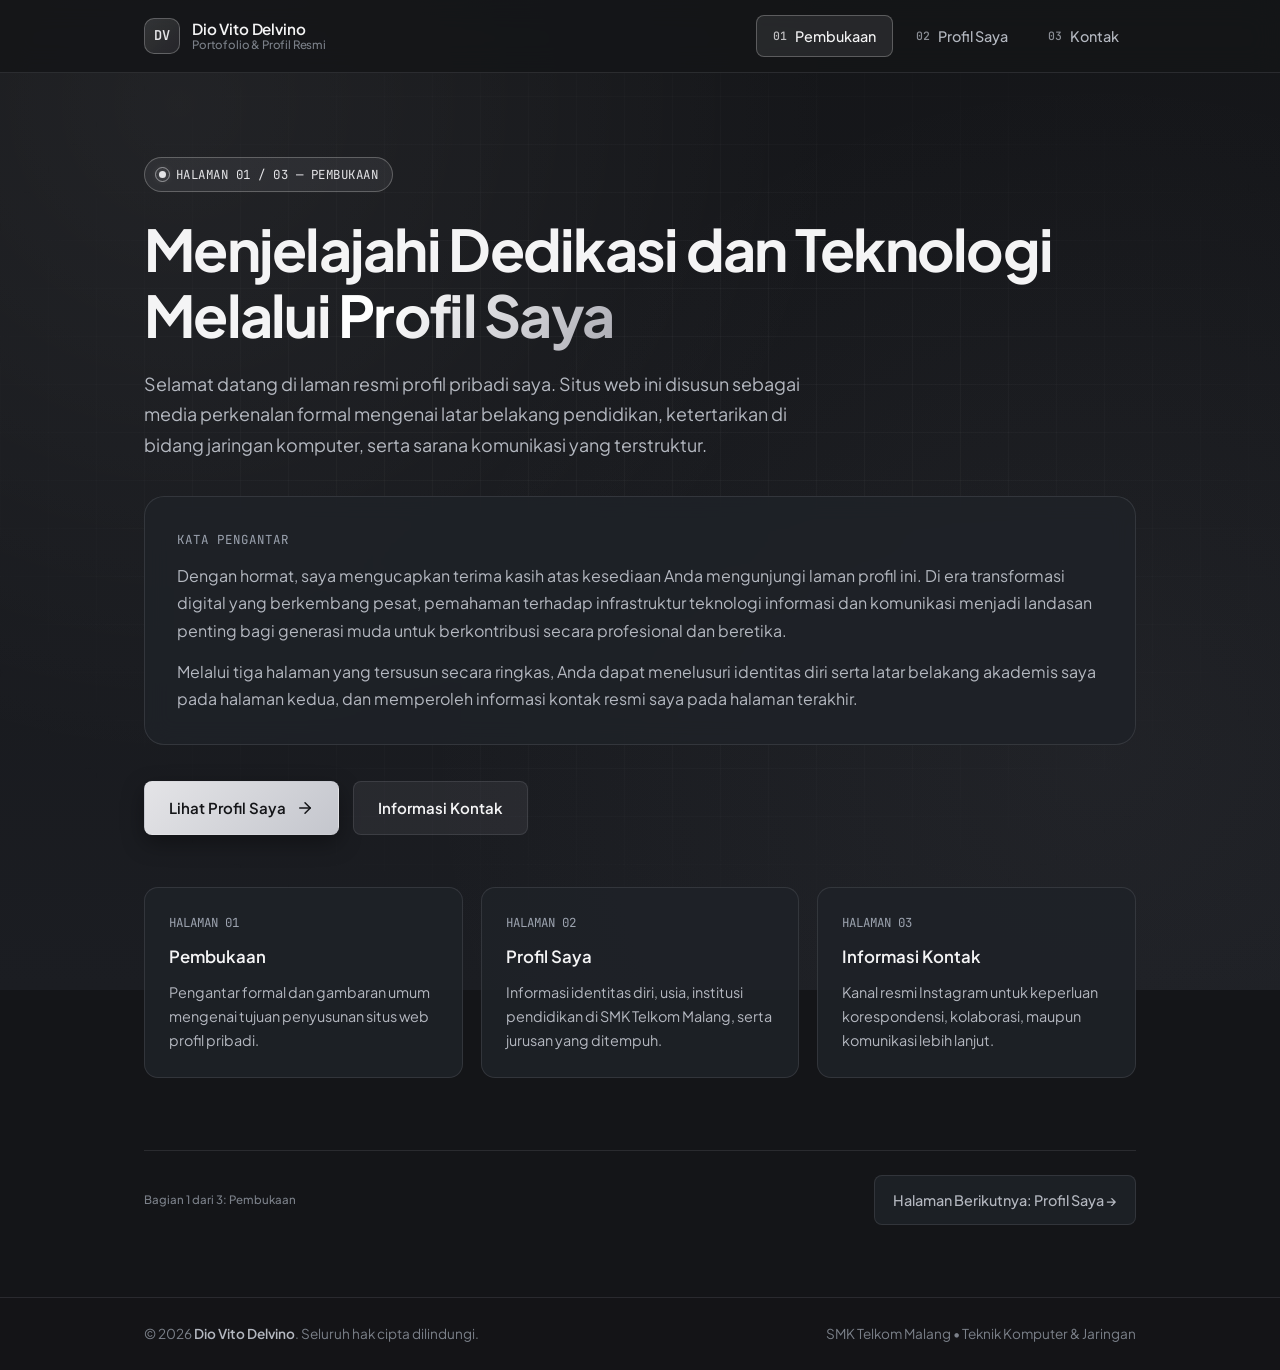
<file: index.html>
<!DOCTYPE html>
<html lang="id">
<head>
  <meta charset="UTF-8" />
  <meta name="viewport" content="width=device-width, initial-scale=1.0" />
  <meta name="description" content="Halaman Pembukaan — Profil Saya, Dio Vito Delvino, Siswa Teknik Komputer & Jaringan di SMK Telkom Malang." />
  <title>Profil Saya — Pembukaan | Dio Vito Delvino</title>
  <link rel="preconnect" href="https://fonts.googleapis.com" />
  <link rel="preconnect" href="https://fonts.gstatic.com" crossorigin />
  <link href="https://fonts.googleapis.com/css2?family=JetBrains+Mono:wght@400;500;600&family=Plus+Jakarta+Sans:wght@400;500;600;700&display=swap" rel="stylesheet" />
  <link rel="stylesheet" href="assets/css/style.css" />
</head>
<body>
  <div class="bg-backdrop" aria-hidden="true"></div>
  <div class="bg-grid" aria-hidden="true"></div>

  <header class="site-header">
    <div class="container nav-wrapper">
      <a href="index.html" class="brand" aria-label="Beranda Profil Saya">
        <span class="brand-mark">DV</span>
        <span class="brand-text">
          <span class="brand-name">Dio Vito Delvino</span>
          <span class="brand-sub">Portofolio &amp; Profil Resmi</span>
        </span>
      </a>

      <button
        type="button"
        class="nav-toggle"
        data-nav-toggle
        aria-expanded="false"
        aria-controls="nav-menu"
        aria-label="Buka menu navigasi"
      >
        <svg width="20" height="20" viewBox="0 0 24 24" fill="none" stroke="currentColor" stroke-width="2" stroke-linecap="round">
          <line x1="3" y1="6" x2="21" y2="6" />
          <line x1="3" y1="12" x2="21" y2="12" />
          <line x1="3" y1="18" x2="21" y2="18" />
        </svg>
      </button>

      <nav aria-label="Navigasi Utama">
        <ul id="nav-menu" class="nav-links" data-nav-menu>
          <li>
            <a href="index.html" class="nav-link active" aria-current="page">
              <span class="nav-num">01</span> Pembukaan
            </a>
          </li>
          <li>
            <a href="profil.html" class="nav-link">
              <span class="nav-num">02</span> Profil Saya
            </a>
          </li>
          <li>
            <a href="kontak.html" class="nav-link">
              <span class="nav-num">03</span> Kontak
            </a>
          </li>
        </ul>
      </nav>
    </div>
  </header>

  <main>
    <div class="container fade-in">
      <section class="hero-section" aria-labelledby="hero-heading">
        <div class="page-indicator">
          <span class="status-dot" aria-hidden="true"></span>
          Halaman 01 / 03 &mdash; Pembukaan
        </div>

        <h1 id="hero-heading" class="hero-title">
          Menjelajahi Dedikasi dan Teknologi Melalui <span class="gradient-text">Profil Saya</span>
        </h1>

        <p class="hero-subtitle">
          Selamat datang di laman resmi profil pribadi saya. Situs web ini disusun sebagai media
          perkenalan formal mengenai latar belakang pendidikan, ketertarikan di bidang jaringan komputer,
          serta sarana komunikasi yang terstruktur.
        </p>

        <div class="opening-card">
          <div class="opening-card-label">Kata Pengantar</div>
          <p>
            Dengan hormat, saya mengucapkan terima kasih atas kesediaan Anda mengunjungi laman profil ini.
            Di era transformasi digital yang berkembang pesat, pemahaman terhadap infrastruktur teknologi
            informasi dan komunikasi menjadi landasan penting bagi generasi muda untuk berkontribusi secara
            profesional dan beretika.
          </p>
          <p>
            Melalui tiga halaman yang tersusun secara ringkas, Anda dapat menelusuri identitas diri serta
            latar belakang akademis saya pada halaman kedua, dan memperoleh informasi kontak resmi saya
            pada halaman terakhir.
          </p>
        </div>

        <div class="hero-actions">
          <a href="profil.html" class="btn btn-primary">
            Lihat Profil Saya
            <svg width="18" height="18" viewBox="0 0 24 24" fill="none" stroke="currentColor" stroke-width="2" stroke-linecap="round" stroke-linejoin="round" aria-hidden="true">
              <path d="M5 12h14" />
              <path d="m12 5 7 7-7 7" />
            </svg>
          </a>
          <a href="kontak.html" class="btn btn-secondary">
            Informasi Kontak
          </a>
        </div>

        <div class="overview-grid" aria-label="Struktur Halaman Website">
          <a href="index.html" class="overview-card">
            <div class="overview-step">HALAMAN 01</div>
            <h3>Pembukaan</h3>
            <p>Pengantar formal dan gambaran umum mengenai tujuan penyusunan situs web profil pribadi.</p>
          </a>
          <a href="profil.html" class="overview-card">
            <div class="overview-step">HALAMAN 02</div>
            <h3>Profil Saya</h3>
            <p>Informasi identitas diri, usia, institusi pendidikan di SMK Telkom Malang, serta jurusan yang ditempuh.</p>
          </a>
          <a href="kontak.html" class="overview-card">
            <div class="overview-step">HALAMAN 03</div>
            <h3>Informasi Kontak</h3>
            <p>Kanal resmi Instagram untuk keperluan korespondensi, kolaborasi, maupun komunikasi lebih lanjut.</p>
          </a>
        </div>
      </section>

      <nav class="page-pager" aria-label="Navigasi antarhalaman">
        <span class="brand-sub">Bagian 1 dari 3: Pembukaan</span>
        <a href="profil.html" class="pager-link">
          Halaman Berikutnya: Profil Saya &rarr;
        </a>
      </nav>
    </div>
  </main>

  <footer class="site-footer">
    <div class="container footer-inner">
      <span>&copy; 2026 <strong>Dio Vito Delvino</strong>. Seluruh hak cipta dilindungi.</span>
      <span>SMK Telkom Malang &bull; Teknik Komputer &amp; Jaringan</span>
    </div>
  </footer>

  <script src="assets/js/main.js"></script>
</body>
</html>
</file>
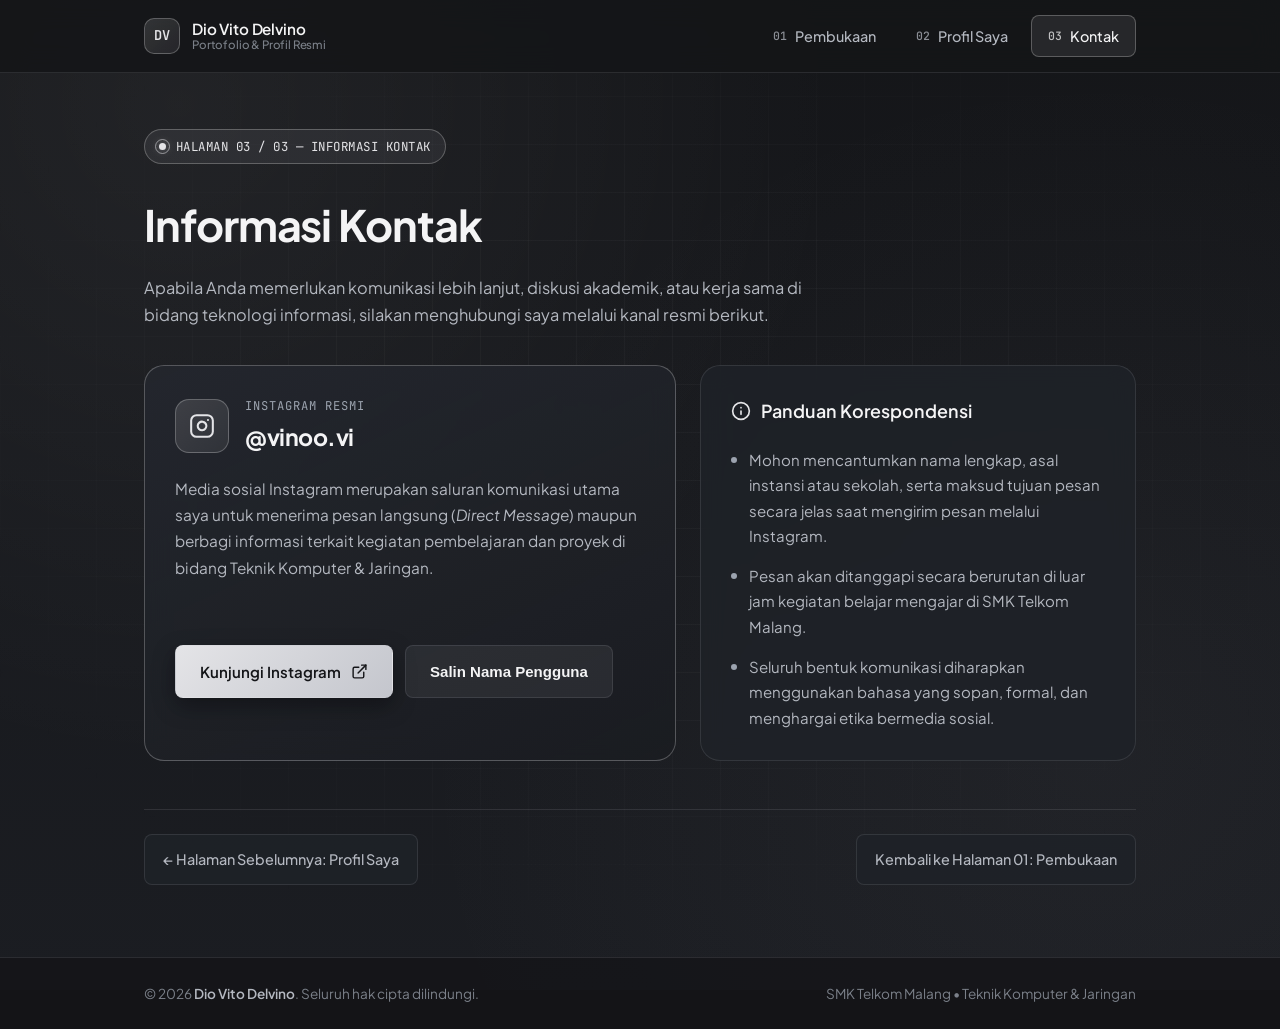
<file: kontak.html>
<!DOCTYPE html>
<html lang="id">
<head>
  <meta charset="UTF-8" />
  <meta name="viewport" content="width=device-width, initial-scale=1.0" />
  <meta name="description" content="Informasi Kontak resmi Dio Vito Delvino melalui akun Instagram." />
  <title>Informasi Kontak — Instagram | Dio Vito Delvino</title>
  <link rel="preconnect" href="https://fonts.googleapis.com" />
  <link rel="preconnect" href="https://fonts.gstatic.com" crossorigin />
  <link href="https://fonts.googleapis.com/css2?family=JetBrains+Mono:wght@400;500;600&family=Plus+Jakarta+Sans:wght@400;500;600;700&display=swap" rel="stylesheet" />
  <link rel="stylesheet" href="assets/css/style.css" />
</head>
<body>
  <div class="bg-backdrop" aria-hidden="true"></div>
  <div class="bg-grid" aria-hidden="true"></div>

  <header class="site-header">
    <div class="container nav-wrapper">
      <a href="index.html" class="brand" aria-label="Beranda Profil Saya">
        <span class="brand-mark">DV</span>
        <span class="brand-text">
          <span class="brand-name">Dio Vito Delvino</span>
          <span class="brand-sub">Portofolio &amp; Profil Resmi</span>
        </span>
      </a>

      <button
        type="button"
        class="nav-toggle"
        data-nav-toggle
        aria-expanded="false"
        aria-controls="nav-menu"
        aria-label="Buka menu navigasi"
      >
        <svg width="20" height="20" viewBox="0 0 24 24" fill="none" stroke="currentColor" stroke-width="2" stroke-linecap="round">
          <line x1="3" y1="6" x2="21" y2="6" />
          <line x1="3" y1="12" x2="21" y2="12" />
          <line x1="3" y1="18" x2="21" y2="18" />
        </svg>
      </button>

      <nav aria-label="Navigasi Utama">
        <ul id="nav-menu" class="nav-links" data-nav-menu>
          <li>
            <a href="index.html" class="nav-link">
              <span class="nav-num">01</span> Pembukaan
            </a>
          </li>
          <li>
            <a href="profil.html" class="nav-link">
              <span class="nav-num">02</span> Profil Saya
            </a>
          </li>
          <li>
            <a href="kontak.html" class="nav-link active" aria-current="page">
              <span class="nav-num">03</span> Kontak
            </a>
          </li>
        </ul>
      </nav>
    </div>
  </header>

  <main>
    <div class="container fade-in">
      <div class="section-header">
        <div class="page-indicator">
          <span class="status-dot" aria-hidden="true"></span>
          Halaman 03 / 03 &mdash; Informasi Kontak
        </div>
        <h1 class="section-title">Informasi Kontak</h1>
        <p class="section-desc">
          Apabila Anda memerlukan komunikasi lebih lanjut, diskusi akademik, atau kerja sama di bidang
          teknologi informasi, silakan menghubungi saya melalui kanal resmi berikut.
        </p>
      </div>

      <div class="contact-grid">
        <section class="card ig-card" aria-labelledby="ig-heading">
          <div>
            <div class="ig-header">
              <div class="ig-icon-box" aria-hidden="true">
                <svg width="26" height="26" viewBox="0 0 24 24" fill="none" stroke="currentColor" stroke-width="1.9" stroke-linecap="round" stroke-linejoin="round">
                  <rect x="2" y="2" width="20" height="20" rx="5" ry="5" />
                  <path d="M16 11.37A4 4 0 1 1 12.63 8 4 4 0 0 1 16 11.37z" />
                  <line x1="17.5" y1="6.5" x2="17.51" y2="6.5" />
                </svg>
              </div>
              <div>
                <div class="ig-platform">Instagram Resmi</div>
                <h2 id="ig-heading" class="ig-handle">@vinoo.vi</h2>
              </div>
            </div>

            <p class="ig-desc" style="margin-top: 20px;">
              Media sosial Instagram merupakan saluran komunikasi utama saya untuk menerima pesan langsung
              (<em>Direct Message</em>) maupun berbagi informasi terkait kegiatan pembelajaran dan proyek
              di bidang Teknik Komputer &amp; Jaringan.
            </p>
          </div>

          <div>
            <div class="ig-actions">
              <a
                href="https://www.instagram.com/vinoo.vi/"
                target="_blank"
                rel="noopener noreferrer"
                class="btn btn-primary"
              >
                Kunjungi Instagram
                <svg width="17" height="17" viewBox="0 0 24 24" fill="none" stroke="currentColor" stroke-width="2" stroke-linecap="round" stroke-linejoin="round" aria-hidden="true">
                  <path d="M18 13v6a2 2 0 0 1-2 2H5a2 2 0 0 1-2-2V8a2 2 0 0 1 2-2h6" />
                  <polyline points="15 3 21 3 21 9" />
                  <line x1="10" y1="14" x2="21" y2="3" />
                </svg>
              </a>

              <button
                type="button"
                class="btn btn-secondary"
                data-copy-ig="@vinoo.vi"
              >
                Salin Nama Pengguna
              </button>
            </div>
            <p class="copy-feedback" data-copy-feedback aria-live="polite" style="margin-top: 10px;"></p>
          </div>
        </section>

        <aside class="card" aria-labelledby="etika-heading">
          <h2 id="etika-heading" class="card-title">
            <span class="card-title-icon" aria-hidden="true">
              <svg width="20" height="20" viewBox="0 0 24 24" fill="none" stroke="currentColor" stroke-width="2" stroke-linecap="round" stroke-linejoin="round">
                <circle cx="12" cy="12" r="10" />
                <line x1="12" y1="16" x2="12" y2="12" />
                <line x1="12" y1="8" x2="12.01" y2="8" />
              </svg>
            </span>
            Panduan Korespondensi
          </h2>

          <ul class="etiquette-list">
            <li>
              Mohon mencantumkan nama lengkap, asal instansi atau sekolah, serta maksud tujuan pesan
              secara jelas saat mengirim pesan melalui Instagram.
            </li>
            <li>
              Pesan akan ditanggapi secara berurutan di luar jam kegiatan belajar mengajar di
              SMK Telkom Malang.
            </li>
            <li>
              Seluruh bentuk komunikasi diharapkan menggunakan bahasa yang sopan, formal, dan menghargai
              etika bermedia sosial.
            </li>
          </ul>
        </aside>
      </div>

      <nav class="page-pager" aria-label="Navigasi antarhalaman">
        <a href="profil.html" class="pager-link">
          &larr; Halaman Sebelumnya: Profil Saya
        </a>
        <a href="index.html" class="pager-link">
          Kembali ke Halaman 01: Pembukaan
        </a>
      </nav>
    </div>
  </main>

  <footer class="site-footer">
    <div class="container footer-inner">
      <span>&copy; 2026 <strong>Dio Vito Delvino</strong>. Seluruh hak cipta dilindungi.</span>
      <span>SMK Telkom Malang &bull; Teknik Komputer &amp; Jaringan</span>
    </div>
  </footer>

  <script src="assets/js/main.js"></script>
</body>
</html>
</file>
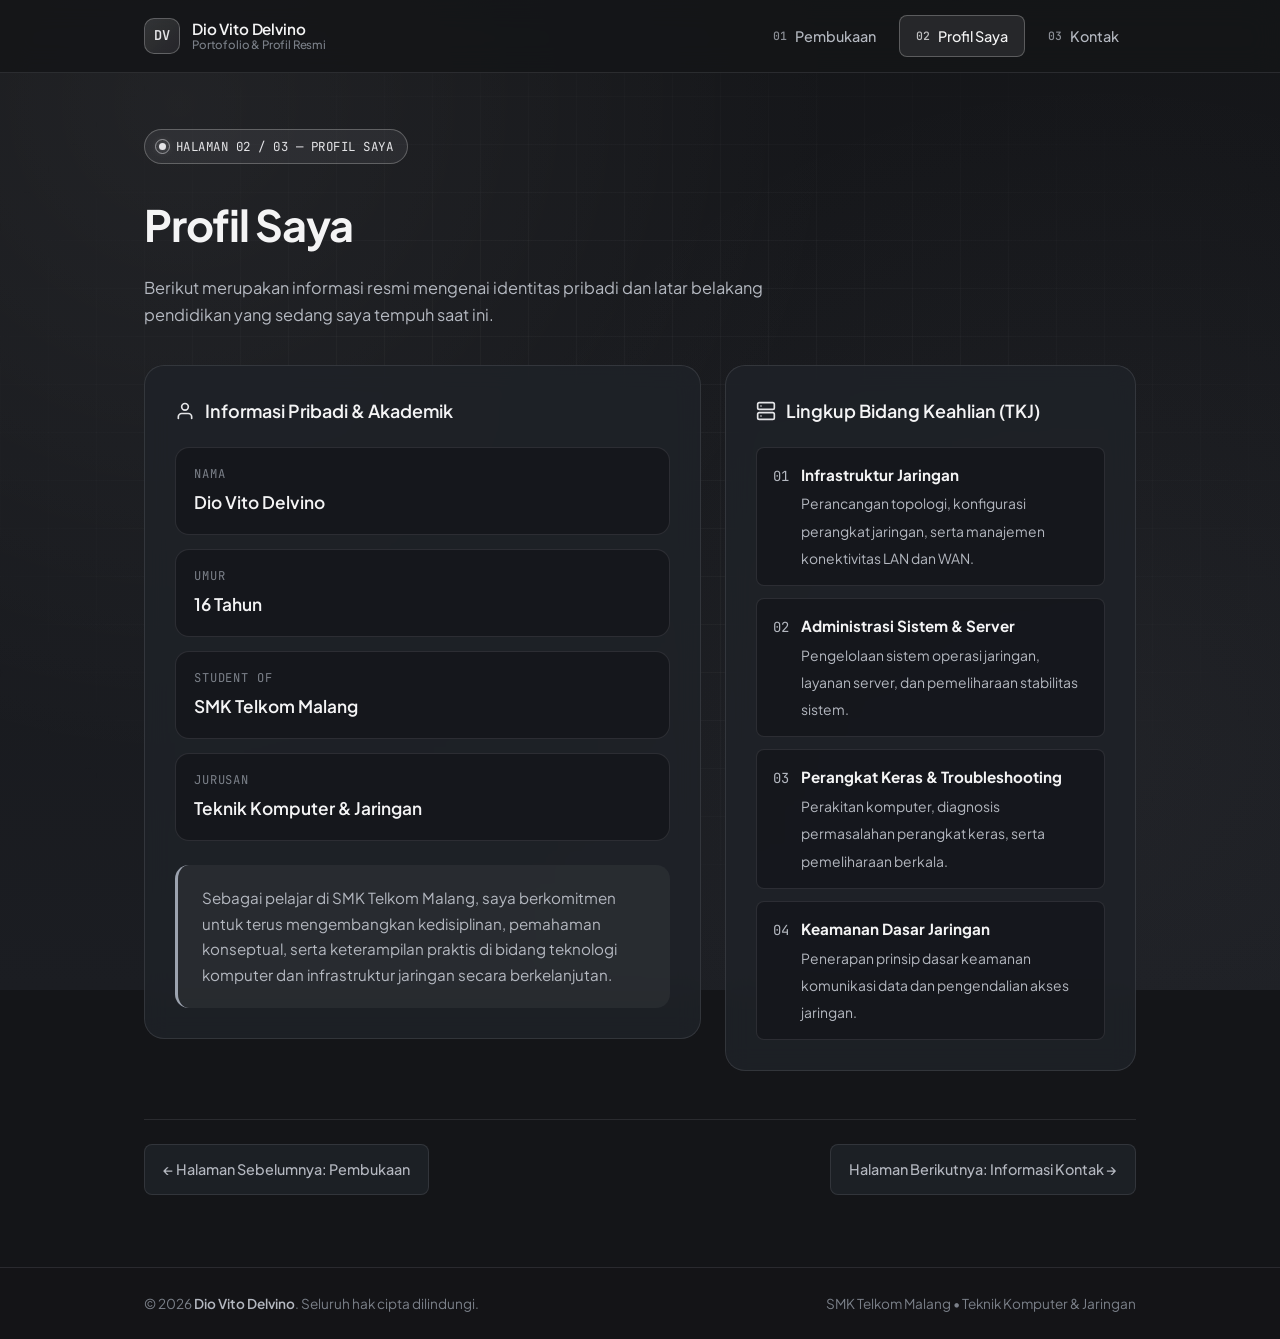
<file: profil.html>
<!DOCTYPE html>
<html lang="id">
<head>
  <meta charset="UTF-8" />
  <meta name="viewport" content="width=device-width, initial-scale=1.0" />
  <meta name="description" content="Profil Saya — Dio Vito Delvino, 16 tahun, siswa SMK Telkom Malang jurusan Teknik Komputer & Jaringan." />
  <title>Profil Saya — Identitas &amp; Pendidikan | Dio Vito Delvino</title>
  <link rel="preconnect" href="https://fonts.googleapis.com" />
  <link rel="preconnect" href="https://fonts.gstatic.com" crossorigin />
  <link href="https://fonts.googleapis.com/css2?family=JetBrains+Mono:wght@400;500;600&family=Plus+Jakarta+Sans:wght@400;500;600;700&display=swap" rel="stylesheet" />
  <link rel="stylesheet" href="assets/css/style.css" />
</head>
<body>
  <div class="bg-backdrop" aria-hidden="true"></div>
  <div class="bg-grid" aria-hidden="true"></div>

  <header class="site-header">
    <div class="container nav-wrapper">
      <a href="index.html" class="brand" aria-label="Beranda Profil Saya">
        <span class="brand-mark">DV</span>
        <span class="brand-text">
          <span class="brand-name">Dio Vito Delvino</span>
          <span class="brand-sub">Portofolio &amp; Profil Resmi</span>
        </span>
      </a>

      <button
        type="button"
        class="nav-toggle"
        data-nav-toggle
        aria-expanded="false"
        aria-controls="nav-menu"
        aria-label="Buka menu navigasi"
      >
        <svg width="20" height="20" viewBox="0 0 24 24" fill="none" stroke="currentColor" stroke-width="2" stroke-linecap="round">
          <line x1="3" y1="6" x2="21" y2="6" />
          <line x1="3" y1="12" x2="21" y2="12" />
          <line x1="3" y1="18" x2="21" y2="18" />
        </svg>
      </button>

      <nav aria-label="Navigasi Utama">
        <ul id="nav-menu" class="nav-links" data-nav-menu>
          <li>
            <a href="index.html" class="nav-link">
              <span class="nav-num">01</span> Pembukaan
            </a>
          </li>
          <li>
            <a href="profil.html" class="nav-link active" aria-current="page">
              <span class="nav-num">02</span> Profil Saya
            </a>
          </li>
          <li>
            <a href="kontak.html" class="nav-link">
              <span class="nav-num">03</span> Kontak
            </a>
          </li>
        </ul>
      </nav>
    </div>
  </header>

  <main>
    <div class="container fade-in">
      <div class="section-header">
        <div class="page-indicator">
          <span class="status-dot" aria-hidden="true"></span>
          Halaman 02 / 03 &mdash; Profil Saya
        </div>
        <h1 class="section-title">Profil Saya</h1>
        <p class="section-desc">
          Berikut merupakan informasi resmi mengenai identitas pribadi dan latar belakang pendidikan
          yang sedang saya tempuh saat ini.
        </p>
      </div>

      <div class="profile-layout">
        <section class="card" aria-labelledby="identitas-heading">
          <h2 id="identitas-heading" class="card-title">
            <span class="card-title-icon" aria-hidden="true">
              <svg width="20" height="20" viewBox="0 0 24 24" fill="none" stroke="currentColor" stroke-width="2" stroke-linecap="round" stroke-linejoin="round">
                <path d="M20 21v-2a4 4 0 0 0-4-4H8a4 4 0 0 0-4 4v2" />
                <circle cx="12" cy="7" r="4" />
              </svg>
            </span>
            Informasi Pribadi &amp; Akademik
          </h2>

          <div class="identity-list">
            <div class="identity-item">
              <span class="identity-label">Nama</span>
              <span class="identity-value">Dio Vito Delvino</span>
            </div>
            <div class="identity-item">
              <span class="identity-label">Umur</span>
              <span class="identity-value">16 Tahun</span>
            </div>
            <div class="identity-item">
              <span class="identity-label">Student of</span>
              <span class="identity-value">SMK Telkom Malang</span>
            </div>
            <div class="identity-item">
              <span class="identity-label">Jurusan</span>
              <span class="identity-value">Teknik Komputer &amp; Jaringan</span>
            </div>
          </div>

          <div class="formal-note">
            Sebagai pelajar di SMK Telkom Malang, saya berkomitmen untuk terus mengembangkan
            kedisiplinan, pemahaman konseptual, serta keterampilan praktis di bidang teknologi komputer
            dan infrastruktur jaringan secara berkelanjutan.
          </div>
        </section>

        <aside class="card" aria-labelledby="bidang-heading">
          <h2 id="bidang-heading" class="card-title">
            <span class="card-title-icon" aria-hidden="true">
              <svg width="20" height="20" viewBox="0 0 24 24" fill="none" stroke="currentColor" stroke-width="2" stroke-linecap="round" stroke-linejoin="round">
                <rect x="2" y="2" width="20" height="8" rx="2" ry="2" />
                <rect x="2" y="14" width="20" height="8" rx="2" ry="2" />
                <line x1="6" y1="6" x2="6.01" y2="6" />
                <line x1="6" y1="18" x2="6.01" y2="18" />
              </svg>
            </span>
            Lingkup Bidang Keahlian (TKJ)
          </h2>

          <ul class="focus-list">
            <li class="focus-item">
              <span class="focus-bullet">01</span>
              <div>
                <strong>Infrastruktur Jaringan</strong>
                <span>Perancangan topologi, konfigurasi perangkat jaringan, serta manajemen konektivitas LAN dan WAN.</span>
              </div>
            </li>
            <li class="focus-item">
              <span class="focus-bullet">02</span>
              <div>
                <strong>Administrasi Sistem &amp; Server</strong>
                <span>Pengelolaan sistem operasi jaringan, layanan server, dan pemeliharaan stabilitas sistem.</span>
              </div>
            </li>
            <li class="focus-item">
              <span class="focus-bullet">03</span>
              <div>
                <strong>Perangkat Keras &amp; Troubleshooting</strong>
                <span>Perakitan komputer, diagnosis permasalahan perangkat keras, serta pemeliharaan berkala.</span>
              </div>
            </li>
            <li class="focus-item">
              <span class="focus-bullet">04</span>
              <div>
                <strong>Keamanan Dasar Jaringan</strong>
                <span>Penerapan prinsip dasar keamanan komunikasi data dan pengendalian akses jaringan.</span>
              </div>
            </li>
          </ul>
        </aside>
      </div>

      <nav class="page-pager" aria-label="Navigasi antarhalaman">
        <a href="index.html" class="pager-link">
          &larr; Halaman Sebelumnya: Pembukaan
        </a>
        <a href="kontak.html" class="pager-link">
          Halaman Berikutnya: Informasi Kontak &rarr;
        </a>
      </nav>
    </div>
  </main>

  <footer class="site-footer">
    <div class="container footer-inner">
      <span>&copy; 2026 <strong>Dio Vito Delvino</strong>. Seluruh hak cipta dilindungi.</span>
      <span>SMK Telkom Malang &bull; Teknik Komputer &amp; Jaringan</span>
    </div>
  </footer>

  <script src="assets/js/main.js"></script>
</body>
</html>
</file>
<file: assets/css/style.css>
/* ==========================================================================
   Tema Abu-Abu Gelap Formal (Dark Grey Theme) & Animasi Halus
   Website Profil Dio Vito Delvino
   ========================================================================== */

:root {
  --bg-primary: #141518;
  --bg-secondary: #1b1d22;
  --bg-card: rgba(31, 34, 40, 0.86);
  --bg-card-hover: rgba(41, 45, 53, 0.96);
  --bg-inset: rgba(21, 23, 27, 0.82);
  --border-subtle: rgba(228, 228, 231, 0.11);
  --border-accent: rgba(228, 228, 231, 0.28);

  --text-primary: #f4f4f5;
  --text-secondary: #b4b8c0;
  --text-muted: #7b8089;

  --accent-primary: #e4e4e7;
  --accent-secondary: #9ca3af;
  --accent-glow: rgba(228, 228, 231, 0.09);

  --font-sans: 'Plus Jakarta Sans', -apple-system, BlinkMacSystemFont, 'Segoe UI', Roboto, sans-serif;
  --font-mono: 'JetBrains Mono', ui-monospace, SFMono-Regular, Menlo, Consolas, monospace;

  --radius-sm: 8px;
  --radius-md: 14px;
  --radius-lg: 20px;
  --container-max: 1040px;
  --transition: 0.28s cubic-bezier(0.22, 1, 0.36, 1);
  --ease-out-expo: cubic-bezier(0.16, 1, 0.3, 1);
}

*,
*::before,
*::after {
  box-sizing: border-box;
  margin: 0;
  padding: 0;
}

html {
  scroll-behavior: smooth;
  color-scheme: dark;
}

body {
  font-family: var(--font-sans);
  background-color: var(--bg-primary);
  color: var(--text-primary);
  line-height: 1.7;
  min-height: 100vh;
  display: flex;
  flex-direction: column;
  overflow-x: hidden;
  -webkit-font-smoothing: antialiased;
}

/* ==========================================================================
   Latar Belakang & Efek Ambient
   ========================================================================== */
.bg-backdrop {
  position: fixed;
  inset: -10%;
  z-index: -2;
  pointer-events: none;
  background:
    radial-gradient(circle at 20% 18%, rgba(255, 255, 255, 0.055), transparent 44%),
    radial-gradient(circle at 80% 78%, rgba(161, 161, 170, 0.055), transparent 46%),
    linear-gradient(180deg, var(--bg-primary) 0%, var(--bg-secondary) 100%);
  animation: ambientDrift 18s ease-in-out infinite alternate;
}

.bg-grid {
  position: fixed;
  inset: 0;
  z-index: -1;
  pointer-events: none;
  background-image:
    linear-gradient(rgba(228, 228, 231, 0.032) 1px, transparent 1px),
    linear-gradient(90deg, rgba(228, 228, 231, 0.032) 1px, transparent 1px);
  background-size: 48px 48px;
  mask-image: radial-gradient(ellipse at center, black 35%, transparent 82%);
  -webkit-mask-image: radial-gradient(ellipse at center, black 35%, transparent 82%);
}

@keyframes ambientDrift {
  0% {
    transform: translate3d(0, 0, 0) scale(1);
  }
  100% {
    transform: translate3d(-1.5%, 1.5%, 0) scale(1.03);
  }
}

.container {
  width: 100%;
  max-width: var(--container-max);
  margin: 0 auto;
  padding: 0 24px;
}

a {
  color: inherit;
  text-decoration: none;
}

/* Bilah Progres Transisi Halaman & Gulir */
.page-transition-bar {
  position: fixed;
  top: 0;
  left: 0;
  height: 2px;
  width: 100%;
  z-index: 100;
  pointer-events: none;
  background: linear-gradient(90deg, transparent, #e4e4e7, #ffffff, transparent);
  transform: scaleX(0);
  transform-origin: left center;
  opacity: 0;
  transition: transform 0.28s var(--ease-out-expo), opacity 0.2s ease;
}

.page-transition-bar.active {
  opacity: 1;
  transform: scaleX(1);
}

.scroll-progress {
  position: absolute;
  bottom: 0;
  left: 0;
  height: 2px;
  width: 0%;
  background: linear-gradient(90deg, rgba(161, 161, 170, 0.4), #e4e4e7);
  transition: width 0.08s linear;
  pointer-events: none;
}

/* ==========================================================================
   Header & Navigasi
   ========================================================================== */
.site-header {
  position: sticky;
  top: 0;
  z-index: 50;
  backdrop-filter: blur(14px);
  -webkit-backdrop-filter: blur(14px);
  background: rgba(20, 21, 24, 0.86);
  border-bottom: 1px solid var(--border-subtle);
}

.nav-wrapper {
  height: 72px;
  display: flex;
  align-items: center;
  justify-content: space-between;
  gap: 16px;
}

.brand {
  display: flex;
  align-items: center;
  gap: 12px;
  font-weight: 600;
  letter-spacing: -0.01em;
}

.brand-mark {
  width: 36px;
  height: 36px;
  border-radius: 10px;
  background: linear-gradient(135deg, rgba(228, 228, 231, 0.14), rgba(113, 113, 122, 0.18));
  border: 1px solid var(--border-accent);
  display: grid;
  place-items: center;
  font-family: var(--font-mono);
  font-size: 0.85rem;
  font-weight: 600;
  color: var(--accent-primary);
  transition: transform var(--transition), border-color var(--transition), box-shadow var(--transition);
}

.brand:hover .brand-mark {
  transform: scale(1.06);
  border-color: rgba(255, 255, 255, 0.45);
  box-shadow: 0 0 16px rgba(228, 228, 231, 0.14);
}

.brand-text {
  display: flex;
  flex-direction: column;
  line-height: 1.2;
}

.brand-name {
  font-size: 0.95rem;
  color: var(--text-primary);
}

.brand-sub {
  font-size: 0.72rem;
  color: var(--text-muted);
  font-weight: 500;
}

.nav-links {
  display: flex;
  align-items: center;
  gap: 6px;
  list-style: none;
}

.nav-link {
  display: inline-flex;
  align-items: center;
  gap: 8px;
  padding: 8px 16px;
  border-radius: var(--radius-sm);
  font-size: 0.9rem;
  font-weight: 500;
  color: var(--text-secondary);
  transition: color var(--transition), background-color var(--transition), border-color var(--transition), transform var(--transition);
  border: 1px solid transparent;
}

.nav-link:hover {
  color: var(--text-primary);
  background: rgba(228, 228, 231, 0.06);
  transform: translateY(-1px);
}

.nav-link.active {
  color: var(--text-primary);
  background: var(--accent-glow);
  border-color: var(--border-accent);
}

.nav-num {
  font-family: var(--font-mono);
  font-size: 0.72rem;
  opacity: 0.75;
}

.nav-toggle {
  display: none;
  background: transparent;
  border: 1px solid var(--border-subtle);
  color: var(--text-primary);
  width: 40px;
  height: 40px;
  border-radius: var(--radius-sm);
  cursor: pointer;
  align-items: center;
  justify-content: center;
  transition: border-color var(--transition), background-color var(--transition);
}

.nav-toggle:hover {
  border-color: var(--border-accent);
  background: rgba(228, 228, 231, 0.06);
}

/* ==========================================================================
   Animasi Masuk & Menggeser Halaman
   ========================================================================== */
main {
  flex: 1;
  padding: 56px 0 72px;
  overflow-x: clip;
}

.page-shell {
  will-change: transform, opacity;
  transition: transform 0.26s cubic-bezier(0.4, 0, 0.2, 1), opacity 0.24s ease, filter 0.24s ease;
}

/* Animasi saat keluar menggeser ke halaman berikutnya / sebelumnya */
.page-shell.page-leaving-forward {
  opacity: 0;
  transform: translateX(-52px);
  filter: blur(3px);
}

.page-shell.page-leaving-backward {
  opacity: 0;
  transform: translateX(52px);
  filter: blur(3px);
}

/* Animasi saat masuk pertama kali */
html[data-enter='initial'] .page-shell,
html:not([data-enter]) .page-shell {
  animation: pageEnterInitial 0.65s var(--ease-out-expo) both;
}

/* Animasi saat masuk hasil menggeser halaman ke depan */
html[data-enter='forward'] .page-shell {
  animation: pageSlideInFromRight 0.52s var(--ease-out-expo) both;
}

/* Animasi saat masuk hasil menggeser halaman ke belakang */
html[data-enter='backward'] .page-shell {
  animation: pageSlideInFromLeft 0.52s var(--ease-out-expo) both;
}

@keyframes pageEnterInitial {
  from {
    opacity: 0;
    transform: translateY(20px) scale(0.985);
    filter: blur(4px);
  }
  to {
    opacity: 1;
    transform: translateY(0) scale(1);
    filter: blur(0);
  }
}

@keyframes pageSlideInFromRight {
  from {
    opacity: 0;
    transform: translateX(56px);
    filter: blur(3px);
  }
  to {
    opacity: 1;
    transform: translateX(0);
    filter: blur(0);
  }
}

@keyframes pageSlideInFromLeft {
  from {
    opacity: 0;
    transform: translateX(-56px);
    filter: blur(3px);
  }
  to {
    opacity: 1;
    transform: translateX(0);
    filter: blur(0);
  }
}

/* Staggered Scroll & Entrance Reveal untuk elemen konten */
[data-reveal] {
  opacity: 0;
  transform: translateY(18px);
  transition:
    opacity 0.6s var(--ease-out-expo),
    transform 0.6s var(--ease-out-expo);
  transition-delay: var(--reveal-delay, 0ms);
}

[data-reveal].is-visible {
  opacity: 1;
  transform: translateY(0);
}

/* Efek sorot metalik mengikuti kursor pada kartu */
.card,
.opening-card,
.overview-card,
.identity-item {
  position: relative;
  overflow: hidden;
}

.card::after,
.opening-card::after,
.overview-card::after {
  content: '';
  position: absolute;
  inset: 0;
  pointer-events: none;
  opacity: 0;
  background: radial-gradient(
    420px circle at var(--mouse-x, 50%) var(--mouse-y, 50%),
    rgba(255, 255, 255, 0.065),
    transparent 60%
  );
  transition: opacity 0.35s ease;
}

.card:hover::after,
.opening-card:hover::after,
.overview-card:hover::after {
  opacity: 1;
}

/* Indikator Halaman & Denyut Halus */
.page-indicator {
  display: inline-flex;
  align-items: center;
  gap: 10px;
  padding: 6px 14px;
  border-radius: 999px;
  background: rgba(228, 228, 231, 0.07);
  border: 1px solid var(--border-accent);
  color: var(--accent-primary);
  font-family: var(--font-mono);
  font-size: 0.78rem;
  letter-spacing: 0.04em;
  text-transform: uppercase;
  margin-bottom: 24px;
}

.status-dot {
  position: relative;
  width: 7px;
  height: 7px;
  border-radius: 50%;
  background: var(--accent-primary);
  box-shadow: 0 0 8px rgba(228, 228, 231, 0.45);
}

.status-dot::after {
  content: '';
  position: absolute;
  inset: -4px;
  border-radius: 50%;
  border: 1px solid rgba(228, 228, 231, 0.55);
  animation: pulseRing 2.4s cubic-bezier(0.22, 1, 0.36, 1) infinite;
}

@keyframes pulseRing {
  0% {
    transform: scale(0.7);
    opacity: 0.9;
  }
  100% {
    transform: scale(2.1);
    opacity: 0;
  }
}

/* ==========================================================================
   Halaman 1: Pembukaan / Hero
   ========================================================================== */
.hero-section {
  padding: 28px 0 24px;
}

.hero-title {
  font-size: clamp(2.15rem, 5vw, 3.6rem);
  font-weight: 700;
  line-height: 1.15;
  letter-spacing: -0.03em;
  margin-bottom: 20px;
  color: var(--text-primary);
}

.hero-title .gradient-text {
  background: linear-gradient(120deg, #ffffff 10%, #a1a1aa 60%, #ffffff 95%);
  background-size: 200% auto;
  -webkit-background-clip: text;
  background-clip: text;
  color: transparent;
  animation: textShimmer 7s ease-in-out infinite alternate;
}

@keyframes textShimmer {
  0% {
    background-position: 0% center;
  }
  100% {
    background-position: 100% center;
  }
}

.hero-subtitle {
  font-size: 1.12rem;
  color: var(--text-secondary);
  max-width: 700px;
  margin-bottom: 36px;
}

.opening-card {
  background: var(--bg-card);
  border: 1px solid var(--border-subtle);
  border-radius: var(--radius-lg);
  padding: 32px;
  backdrop-filter: blur(12px);
  margin-bottom: 36px;
  transition: border-color var(--transition), transform var(--transition);
}

.opening-card:hover {
  border-color: var(--border-accent);
}

.opening-card-label {
  font-family: var(--font-mono);
  font-size: 0.78rem;
  color: var(--accent-secondary);
  text-transform: uppercase;
  letter-spacing: 0.08em;
  margin-bottom: 12px;
}

.opening-card p {
  color: var(--text-secondary);
  font-size: 1rem;
}

.opening-card p + p {
  margin-top: 14px;
}

.hero-actions {
  display: flex;
  flex-wrap: wrap;
  gap: 14px;
  margin-bottom: 52px;
}

.btn {
  display: inline-flex;
  align-items: center;
  justify-content: center;
  gap: 10px;
  padding: 13px 24px;
  border-radius: var(--radius-sm);
  font-size: 0.94rem;
  font-weight: 600;
  cursor: pointer;
  transition:
    transform var(--transition),
    box-shadow var(--transition),
    background-color var(--transition),
    border-color var(--transition);
  border: 1px solid transparent;
}

.btn svg {
  transition: transform var(--transition);
}

.btn:hover svg {
  transform: translateX(3px);
}

.btn:active {
  transform: translateY(0) scale(0.98);
}

.btn-primary {
  background: linear-gradient(135deg, #e4e4e7, #c4c6cd);
  color: #141518;
  box-shadow: 0 8px 22px rgba(0, 0, 0, 0.35);
}

.btn-primary:hover {
  background: linear-gradient(135deg, #ffffff, #e4e4e7);
  transform: translateY(-2px);
  box-shadow: 0 12px 26px rgba(0, 0, 0, 0.45);
}

.btn-secondary {
  background: rgba(228, 228, 231, 0.07);
  border-color: var(--border-subtle);
  color: var(--text-primary);
}

.btn-secondary:hover {
  background: rgba(228, 228, 231, 0.14);
  border-color: var(--border-accent);
  transform: translateY(-2px);
}

.overview-grid {
  display: grid;
  grid-template-columns: repeat(3, 1fr);
  gap: 18px;
}

.overview-card {
  background: var(--bg-card);
  border: 1px solid var(--border-subtle);
  border-radius: var(--radius-md);
  padding: 24px;
  transition: border-color var(--transition), transform var(--transition), background-color var(--transition);
}

.overview-card:hover {
  border-color: var(--border-accent);
  background: var(--bg-card-hover);
  transform: translateY(-4px);
}

.overview-step {
  font-family: var(--font-mono);
  font-size: 0.78rem;
  color: var(--accent-secondary);
  margin-bottom: 10px;
}

.overview-card h3 {
  font-size: 1.05rem;
  font-weight: 600;
  margin-bottom: 8px;
  color: var(--text-primary);
}

.overview-card p {
  font-size: 0.9rem;
  color: var(--text-secondary);
}

/* ==========================================================================
   Halaman 2: Profil Saya
   ========================================================================== */
.section-header {
  margin-bottom: 36px;
}

.section-title {
  font-size: clamp(1.85rem, 3.8vw, 2.7rem);
  font-weight: 700;
  letter-spacing: -0.025em;
  margin-bottom: 12px;
}

.section-desc {
  color: var(--text-secondary);
  max-width: 660px;
  font-size: 1.02rem;
}

.profile-layout {
  display: grid;
  grid-template-columns: 1.15fr 0.85fr;
  gap: 24px;
  align-items: start;
}

.card {
  background: var(--bg-card);
  border: 1px solid var(--border-subtle);
  border-radius: var(--radius-lg);
  padding: 30px;
  backdrop-filter: blur(12px);
  transition: border-color var(--transition), transform var(--transition);
}

.card:hover {
  border-color: rgba(228, 228, 231, 0.2);
}

.card-title {
  font-size: 1.12rem;
  font-weight: 600;
  margin-bottom: 20px;
  display: flex;
  align-items: center;
  gap: 10px;
  color: var(--text-primary);
}

.card-title-icon {
  color: var(--accent-primary);
  display: inline-flex;
}

.identity-list {
  display: flex;
  flex-direction: column;
  gap: 14px;
}

.identity-item {
  display: flex;
  flex-direction: column;
  gap: 4px;
  padding: 16px 18px;
  border-radius: var(--radius-md);
  background: var(--bg-inset);
  border: 1px solid var(--border-subtle);
  transition: border-color var(--transition), transform var(--transition), background-color var(--transition);
}

.identity-item:hover {
  border-color: var(--border-accent);
  background: rgba(34, 37, 44, 0.9);
  transform: translateX(4px);
}

.identity-label {
  font-family: var(--font-mono);
  font-size: 0.76rem;
  text-transform: uppercase;
  letter-spacing: 0.07em;
  color: var(--text-muted);
}

.identity-value {
  font-size: 1.08rem;
  font-weight: 600;
  color: var(--text-primary);
}

.focus-list {
  list-style: none;
  display: flex;
  flex-direction: column;
  gap: 12px;
}

.focus-item {
  padding: 14px 16px;
  border-radius: var(--radius-sm);
  background: var(--bg-inset);
  border: 1px solid var(--border-subtle);
  display: flex;
  align-items: flex-start;
  gap: 12px;
  transition: border-color var(--transition), transform var(--transition), background-color var(--transition);
}

.focus-item:hover {
  border-color: var(--border-accent);
  background: rgba(34, 37, 44, 0.9);
  transform: translateX(4px);
}

.focus-bullet {
  font-family: var(--font-mono);
  font-size: 0.78rem;
  color: var(--accent-secondary);
  margin-top: 3px;
}

.focus-item strong {
  display: block;
  font-size: 0.95rem;
  color: var(--text-primary);
  margin-bottom: 2px;
}

.focus-item span {
  font-size: 0.87rem;
  color: var(--text-secondary);
}

.formal-note {
  margin-top: 24px;
  padding: 20px 24px;
  border-radius: var(--radius-md);
  border-left: 3px solid var(--accent-secondary);
  background: rgba(228, 228, 231, 0.05);
  color: var(--text-secondary);
  font-size: 0.95rem;
}

/* ==========================================================================
   Halaman 3: Informasi Kontak (Instagram)
   ========================================================================== */
.contact-grid {
  display: grid;
  grid-template-columns: 1.1fr 0.9fr;
  gap: 24px;
  align-items: stretch;
}

.ig-card {
  display: flex;
  flex-direction: column;
  justify-content: space-between;
  gap: 24px;
  border-color: var(--border-accent);
  background: linear-gradient(155deg, rgba(36, 39, 46, 0.92), rgba(26, 28, 33, 0.86));
}

.ig-header {
  display: flex;
  align-items: center;
  gap: 16px;
}

.ig-icon-box {
  width: 54px;
  height: 54px;
  border-radius: 14px;
  background: linear-gradient(135deg, rgba(228, 228, 231, 0.14), rgba(113, 113, 122, 0.18));
  border: 1px solid var(--border-accent);
  display: grid;
  place-items: center;
  color: var(--accent-primary);
  flex-shrink: 0;
  transition: transform var(--transition), box-shadow var(--transition);
}

.ig-card:hover .ig-icon-box {
  transform: scale(1.06) rotate(-2deg);
  box-shadow: 0 0 20px rgba(228, 228, 231, 0.12);
}

.ig-platform {
  font-family: var(--font-mono);
  font-size: 0.76rem;
  color: var(--accent-secondary);
  text-transform: uppercase;
  letter-spacing: 0.08em;
}

.ig-handle {
  font-size: 1.45rem;
  font-weight: 700;
  color: var(--text-primary);
  letter-spacing: -0.02em;
}

.ig-desc {
  color: var(--text-secondary);
  font-size: 0.96rem;
}

.ig-actions {
  display: flex;
  flex-wrap: wrap;
  gap: 12px;
}

.copy-feedback {
  font-size: 0.85rem;
  color: #a7f3d0;
  min-height: 22px;
  font-weight: 500;
  transition: opacity 0.25s ease, transform 0.25s ease;
}

.copy-feedback.show {
  animation: popFeedback 0.3s var(--ease-out-expo) both;
}

@keyframes popFeedback {
  from {
    opacity: 0;
    transform: translateY(4px);
  }
  to {
    opacity: 1;
    transform: translateY(0);
  }
}

.etiquette-list {
  list-style: none;
  display: flex;
  flex-direction: column;
  gap: 14px;
}

.etiquette-list li {
  color: var(--text-secondary);
  font-size: 0.94rem;
  padding-left: 18px;
  position: relative;
}

.etiquette-list li::before {
  content: '';
  position: absolute;
  left: 0;
  top: 10px;
  width: 6px;
  height: 6px;
  border-radius: 50%;
  background: var(--accent-secondary);
}

/* ==========================================================================
   Navigasi Antarhalaman (Bawah) & Footer
   ========================================================================== */
.page-pager {
  margin-top: 48px;
  padding-top: 24px;
  border-top: 1px solid var(--border-subtle);
  display: flex;
  justify-content: space-between;
  align-items: center;
  gap: 16px;
  flex-wrap: wrap;
}

.pager-link {
  display: inline-flex;
  align-items: center;
  gap: 10px;
  padding: 12px 18px;
  border-radius: var(--radius-sm);
  border: 1px solid var(--border-subtle);
  background: var(--bg-card);
  font-size: 0.9rem;
  font-weight: 500;
  color: var(--text-secondary);
  transition:
    border-color var(--transition),
    color var(--transition),
    background-color var(--transition),
    transform var(--transition);
}

.pager-link:hover {
  border-color: var(--border-accent);
  color: var(--text-primary);
  background: var(--bg-card-hover);
  transform: translateY(-2px);
}

.swipe-hint {
  margin-top: 16px;
  font-family: var(--font-mono);
  font-size: 0.74rem;
  color: var(--text-muted);
  text-align: center;
}

.site-footer {
  border-top: 1px solid var(--border-subtle);
  padding: 24px 0;
  background: rgba(20, 21, 24, 0.8);
}

.footer-inner {
  display: flex;
  justify-content: space-between;
  align-items: center;
  gap: 12px;
  flex-wrap: wrap;
  font-size: 0.85rem;
  color: var(--text-muted);
}

.footer-inner strong {
  color: var(--text-secondary);
  font-weight: 600;
}

/* ==========================================================================
   Responsif & Aksesibilitas Gerak Terbatas
   ========================================================================== */
@media (max-width: 860px) {
  .overview-grid,
  .profile-layout,
  .contact-grid {
    grid-template-columns: 1fr;
  }
}

@media (max-width: 680px) {
  .nav-toggle {
    display: inline-flex;
  }

  .nav-links {
    display: flex;
    position: absolute;
    top: 72px;
    left: 0;
    right: 0;
    flex-direction: column;
    align-items: stretch;
    padding: 16px 24px 20px;
    background: rgba(22, 24, 28, 0.98);
    border-bottom: 1px solid var(--border-subtle);
    opacity: 0;
    transform: translateY(-10px);
    pointer-events: none;
    transition: opacity 0.25s ease, transform 0.25s var(--ease-out-expo);
  }

  .nav-links.open {
    opacity: 1;
    transform: translateY(0);
    pointer-events: auto;
  }

  .opening-card,
  .card {
    padding: 22px;
  }

  main {
    padding: 36px 0 56px;
  }
}

@media (prefers-reduced-motion: reduce) {
  *,
  *::before,
  *::after {
    animation-duration: 0.01ms !important;
    animation-iteration-count: 1 !important;
    transition-duration: 0.01ms !important;
    scroll-behavior: auto !important;
  }

  [data-reveal] {
    opacity: 1;
    transform: none;
  }
}
</file>
